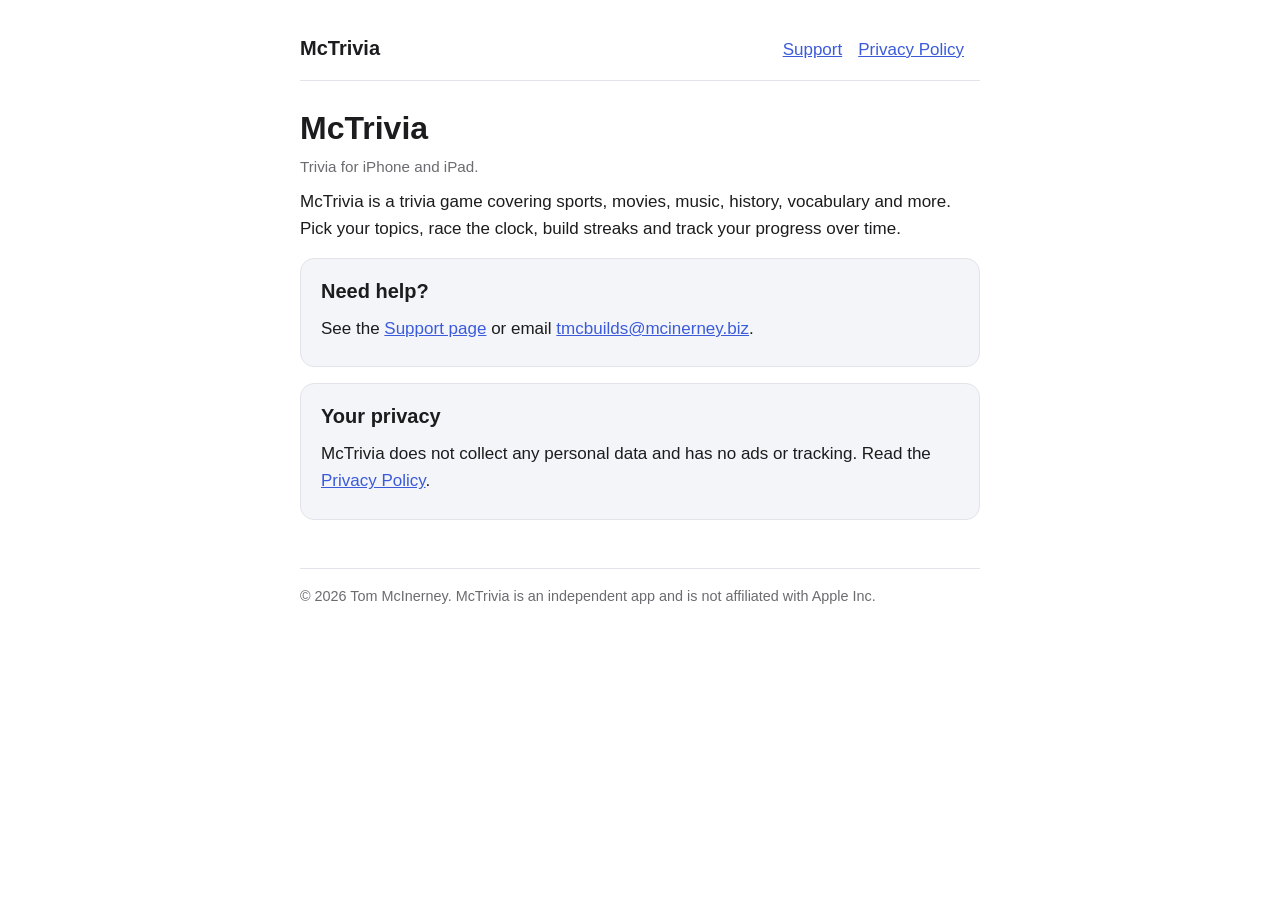
<file: index.html>
<!doctype html>
<html lang="en">
<head>
<meta charset="utf-8">
<meta name="viewport" content="width=device-width, initial-scale=1">
<title>McTrivia</title>
<meta name="description" content="McTrivia is a trivia game for iPhone and iPad.">
<link rel="stylesheet" href="style.css">
</head>
<body>
<main>
<header class="site">
  <a class="brand" href="index.html">McTrivia</a>
  <nav><a href="support.html">Support</a><a href="privacy.html">Privacy Policy</a></nav>
</header>
<h1>McTrivia</h1>
<p class="muted">Trivia for iPhone and iPad.</p>
<p>McTrivia is a trivia game covering sports, movies, music, history, vocabulary and more. Pick your topics, race the clock, build streaks and track your progress over time.</p>
<div class="card">
  <h2>Need help?</h2>
  <p>See the <a href="support.html">Support page</a> or email <a href="mailto:tmcbuilds@mcinerney.biz">tmcbuilds@mcinerney.biz</a>.</p>
</div>
<div class="card">
  <h2>Your privacy</h2>
  <p>McTrivia does not collect any personal data and has no ads or tracking. Read the <a href="privacy.html">Privacy Policy</a>.</p>
</div>
<footer>&copy; 2026 Tom McInerney. McTrivia is an independent app and is not affiliated with Apple Inc.</footer>
</main>
</body>
</html>
</file>
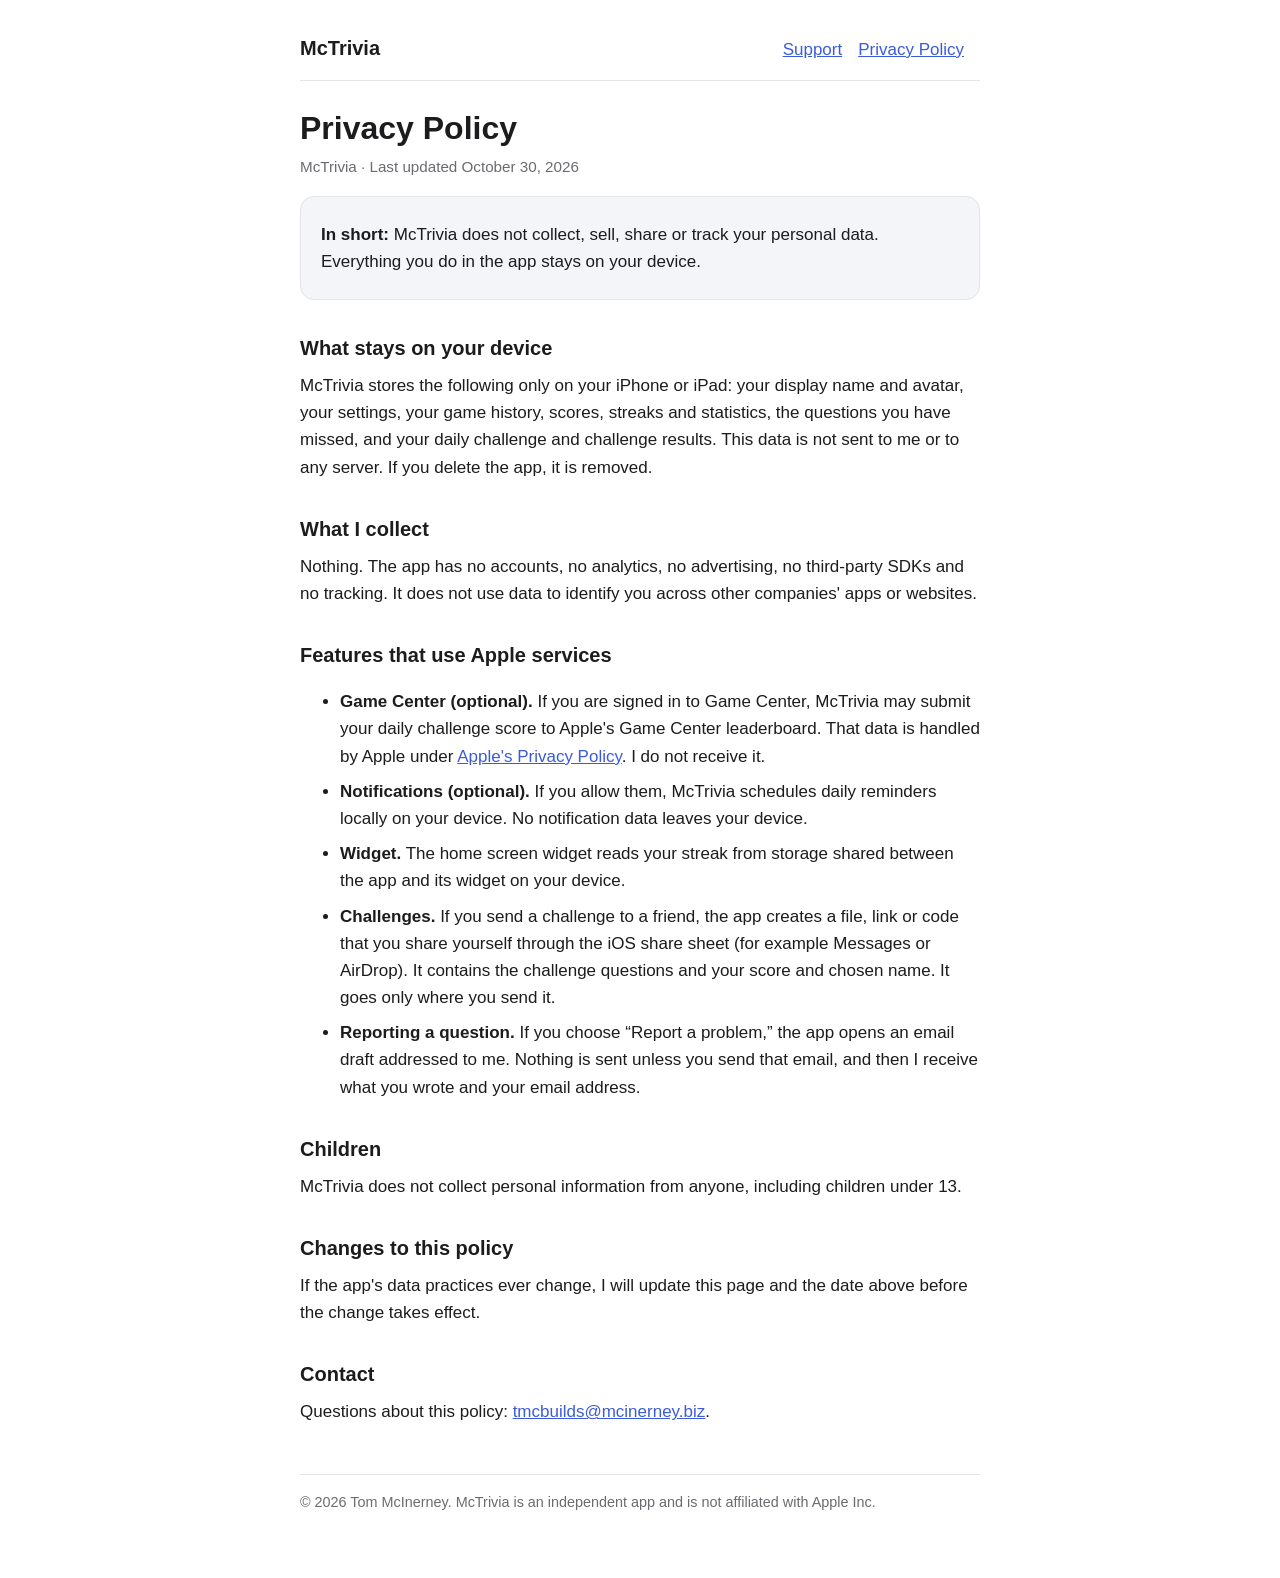
<file: privacy.html>
<!doctype html>
<html lang="en">
<head>
<meta charset="utf-8">
<meta name="viewport" content="width=device-width, initial-scale=1">
<title>McTrivia Privacy Policy</title>
<meta name="description" content="How McTrivia handles your data: it doesn't collect any.">
<link rel="stylesheet" href="style.css">
</head>
<body>
<main>
<header class="site">
  <a class="brand" href="index.html">McTrivia</a>
  <nav><a href="support.html">Support</a><a href="privacy.html">Privacy Policy</a></nav>
</header>
<h1>Privacy Policy</h1>
<p class="muted">McTrivia &middot; Last updated October 30, 2026</p>

<div class="card"><p><strong>In short:</strong> McTrivia does not collect, sell, share or track your personal data. Everything you do in the app stays on your device.</p></div>

<h2>What stays on your device</h2>
<p>McTrivia stores the following only on your iPhone or iPad: your display name and avatar, your settings, your game history, scores, streaks and statistics, the questions you have missed, and your daily challenge and challenge results. This data is not sent to me or to any server. If you delete the app, it is removed.</p>

<h2>What I collect</h2>
<p>Nothing. The app has no accounts, no analytics, no advertising, no third-party SDKs and no tracking. It does not use data to identify you across other companies' apps or websites.</p>

<h2>Features that use Apple services</h2>
<ul>
  <li><strong>Game Center (optional).</strong> If you are signed in to Game Center, McTrivia may submit your daily challenge score to Apple's Game Center leaderboard. That data is handled by Apple under <a href="https://www.apple.com/legal/privacy/">Apple's Privacy Policy</a>. I do not receive it.</li>
  <li><strong>Notifications (optional).</strong> If you allow them, McTrivia schedules daily reminders locally on your device. No notification data leaves your device.</li>
  <li><strong>Widget.</strong> The home screen widget reads your streak from storage shared between the app and its widget on your device.</li>
  <li><strong>Challenges.</strong> If you send a challenge to a friend, the app creates a file, link or code that you share yourself through the iOS share sheet (for example Messages or AirDrop). It contains the challenge questions and your score and chosen name. It goes only where you send it.</li>
  <li><strong>Reporting a question.</strong> If you choose &ldquo;Report a problem,&rdquo; the app opens an email draft addressed to me. Nothing is sent unless you send that email, and then I receive what you wrote and your email address.</li>
</ul>

<h2>Children</h2>
<p>McTrivia does not collect personal information from anyone, including children under 13.</p>

<h2>Changes to this policy</h2>
<p>If the app's data practices ever change, I will update this page and the date above before the change takes effect.</p>

<h2>Contact</h2>
<p>Questions about this policy: <a href="mailto:tmcbuilds@mcinerney.biz">tmcbuilds@mcinerney.biz</a>.</p>
<footer>&copy; 2026 Tom McInerney. McTrivia is an independent app and is not affiliated with Apple Inc.</footer>
</main>
</body>
</html>
</file>
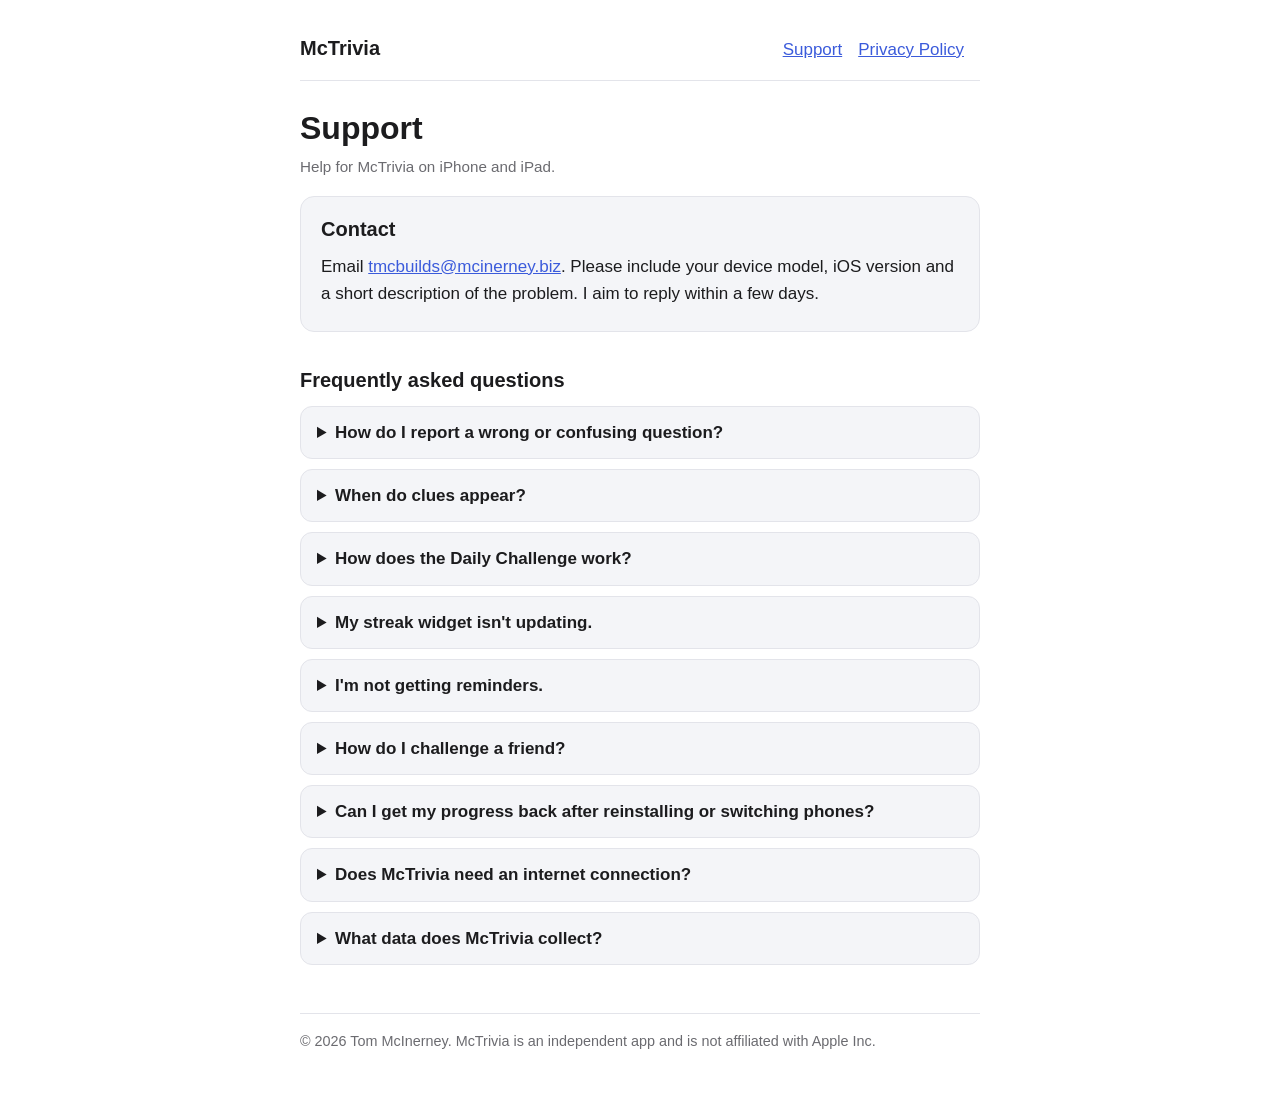
<file: support.html>
<!doctype html>
<html lang="en">
<head>
<meta charset="utf-8">
<meta name="viewport" content="width=device-width, initial-scale=1">
<title>McTrivia Support</title>
<meta name="description" content="Help and contact information for McTrivia.">
<link rel="stylesheet" href="style.css">
</head>
<body>
<main>
<header class="site">
  <a class="brand" href="index.html">McTrivia</a>
  <nav><a href="support.html">Support</a><a href="privacy.html">Privacy Policy</a></nav>
</header>
<h1>Support</h1>
<p class="muted">Help for McTrivia on iPhone and iPad.</p>

<div class="card">
  <h2>Contact</h2>
  <p>Email <a href="mailto:tmcbuilds@mcinerney.biz?subject=McTrivia%20Support">tmcbuilds@mcinerney.biz</a>. Please include your device model, iOS version and a short description of the problem. I aim to reply within a few days.</p>
</div>

<h2>Frequently asked questions</h2>

<details><summary>How do I report a wrong or confusing question?</summary>
<p>While playing, use the question's menu and choose &ldquo;Report a problem.&rdquo; It opens an email draft with the question already filled in. Add what you think is wrong and send it.</p></details>

<details><summary>When do clues appear?</summary>
<p>Clues start appearing once half of the question's time has run out. Using clues lowers the points you can earn on that question.</p></details>

<details><summary>How does the Daily Challenge work?</summary>
<p>Everyone gets the same set of questions each day (the day changes at midnight UTC). Your result is saved on your device. If you are signed in to Game Center, your score can also appear on the daily leaderboard.</p></details>

<details><summary>My streak widget isn't updating.</summary>
<p>Open McTrivia once so it can refresh the widget. If it still shows old data, remove the widget and add it again from the home screen widget gallery.</p></details>

<details><summary>I'm not getting reminders.</summary>
<p>Check that reminders are turned on in McTrivia's Settings, and that notifications are allowed for McTrivia in the iOS Settings app under Notifications.</p></details>

<details><summary>How do I challenge a friend?</summary>
<p>Finish a game, choose to send a challenge and share it through Messages, AirDrop or any share option. Your friend opens the file or link with McTrivia on their device to play the same questions and compare scores.</p></details>

<details><summary>Can I get my progress back after reinstalling or switching phones?</summary>
<p>McTrivia stores progress only on your device and collects nothing, so deleting the app removes it. If you restore a device from a full iCloud or computer backup, your progress is restored with the app.</p></details>

<details><summary>Does McTrivia need an internet connection?</summary>
<p>No. The questions are built into the app, so you can play offline. Only Game Center features need a connection.</p></details>

<details><summary>What data does McTrivia collect?</summary>
<p>None. See the <a href="privacy.html">Privacy Policy</a>.</p></details>
<footer>&copy; 2026 Tom McInerney. McTrivia is an independent app and is not affiliated with Apple Inc.</footer>
</main>
</body>
</html>
</file>
<file: style.css>
:root { --bg:#ffffff; --fg:#1c1c1e; --muted:#6b6b70; --accent:#3b5bdb; --card:#f4f5f8; --line:#e3e4ea; }
@media (prefers-color-scheme: dark) {
  :root { --bg:#111216; --fg:#f2f2f5; --muted:#9a9aa3; --accent:#8aa2ff; --card:#1b1c22; --line:#2a2b33; }
}
* { box-sizing: border-box; }
body { margin:0; background:var(--bg); color:var(--fg); font:17px/1.6 -apple-system, BlinkMacSystemFont, "Segoe UI", Roboto, Helvetica, Arial, sans-serif; }
main { max-width:720px; margin:0 auto; padding:32px 20px 64px; }
header.site { display:flex; flex-wrap:wrap; gap:8px 20px; align-items:baseline; justify-content:space-between; padding-bottom:16px; border-bottom:1px solid var(--line); margin-bottom:28px; }
header.site .brand { font-weight:700; font-size:1.25rem; color:var(--fg); text-decoration:none; }
header.site nav a { margin-right:16px; }
a { color:var(--accent); }
h1 { font-size:2rem; line-height:1.2; margin:0 0 4px; }
h2 { font-size:1.25rem; margin:32px 0 8px; }
p, li { margin:8px 0; }
.muted { color:var(--muted); font-size:.95rem; }
.card { background:var(--card); border:1px solid var(--line); border-radius:14px; padding:16px 20px; margin:16px 0; }
.card h2 { margin-top:0; }
footer { margin-top:48px; padding-top:16px; border-top:1px solid var(--line); color:var(--muted); font-size:.9rem; }
details { background:var(--card); border:1px solid var(--line); border-radius:12px; padding:12px 16px; margin:10px 0; }
summary { cursor:pointer; font-weight:600; }
</file>
